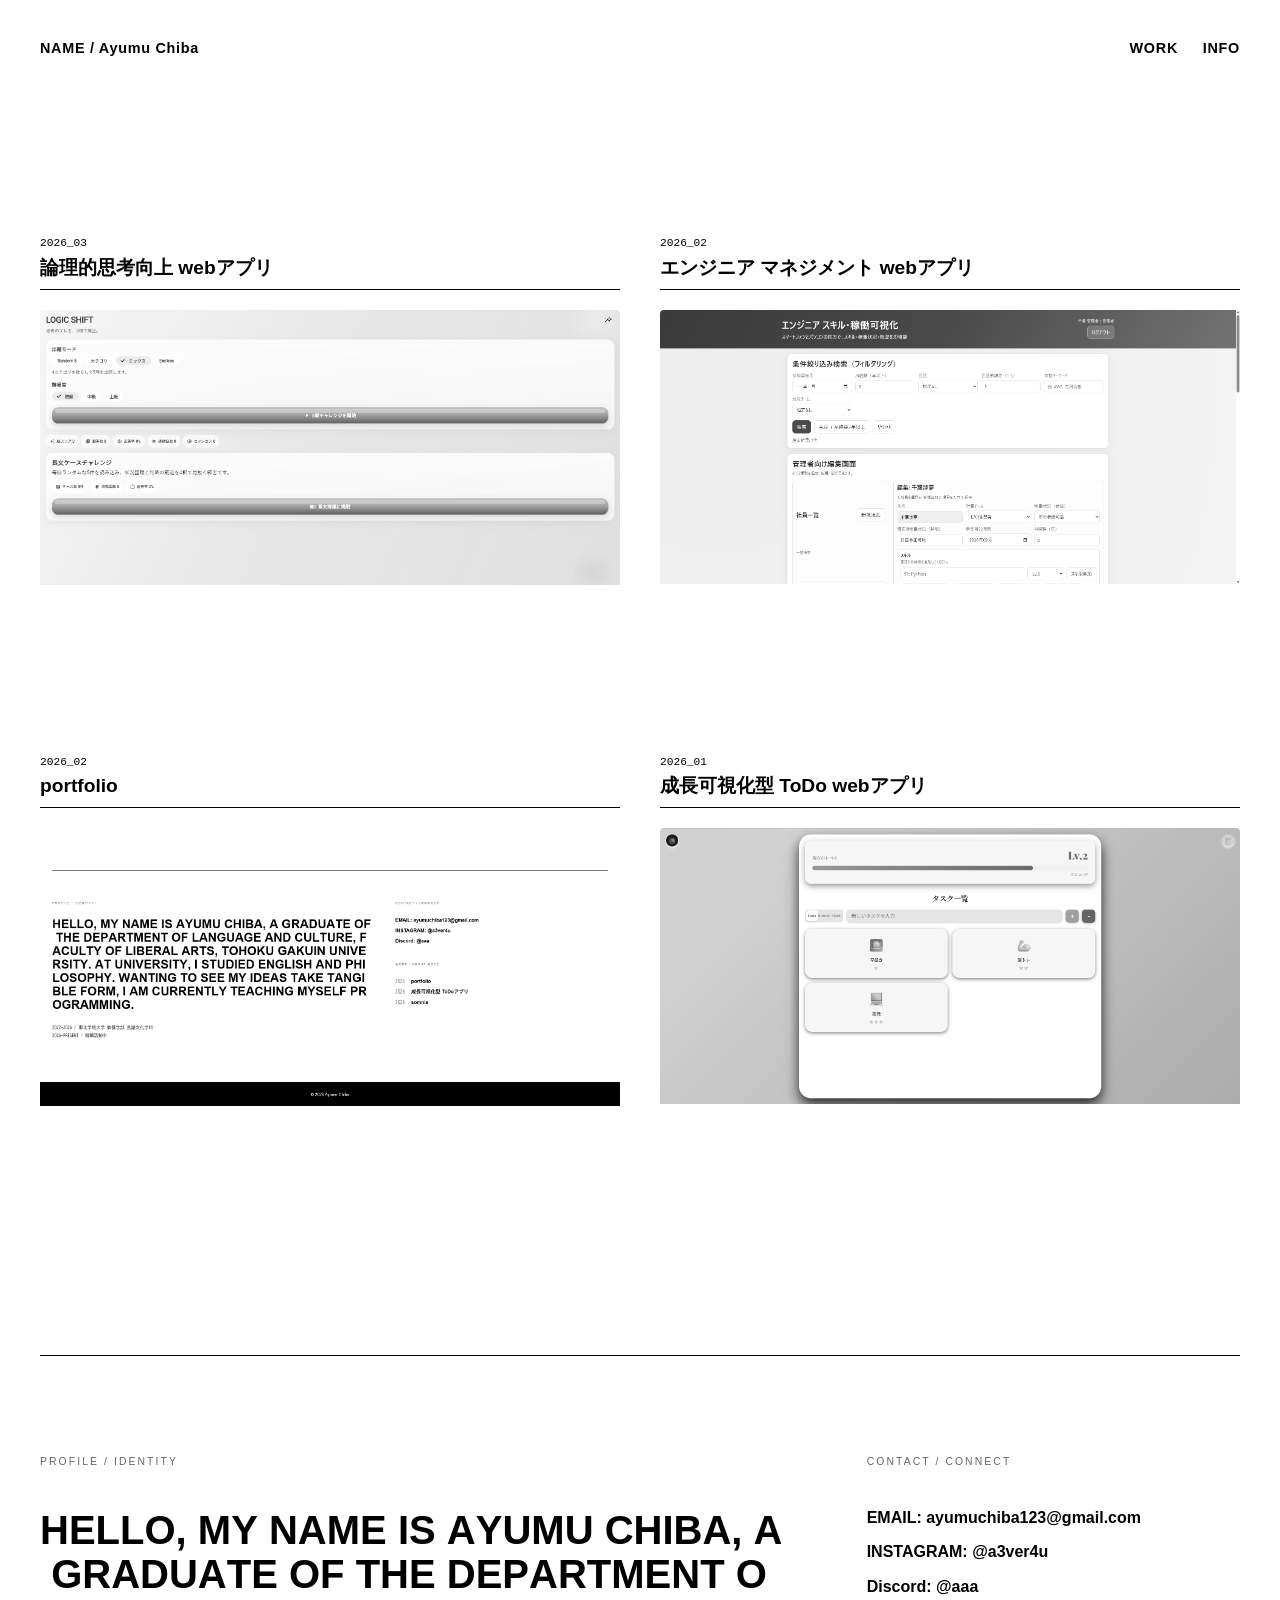
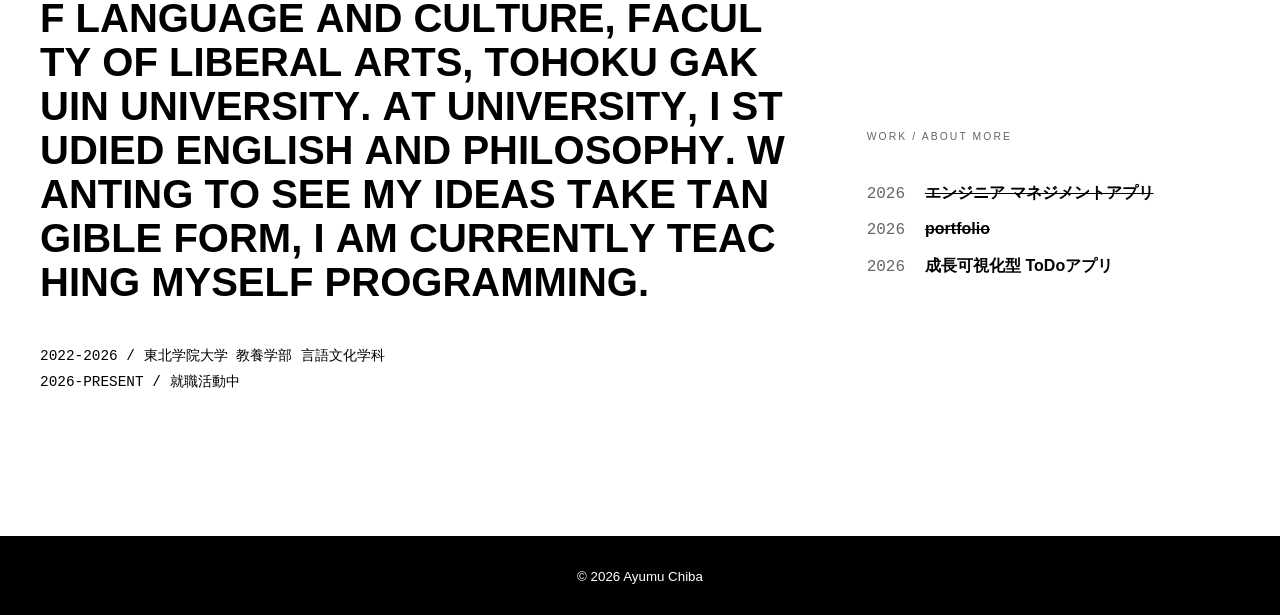
<file: my_portfolio/index.html>
<!DOCTYPE html>
<html lang="ja">
<head>
    <meta charset="UTF-8">
    <meta name="viewport" content="width=device-width, initial-scale=1.0">
    <title>Portfolio — Ayumu Chiba</title>
    <meta http-equiv="refresh" content="0; url=./main/index.html">
    <link rel="canonical" href="./main/index.html">
    <script>
        location.replace('./main/index.html');
    </script>
</head>
<body>
    <p>Redirecting to <a href="./main/index.html"></a>...</p>
</body>
</html>
</file>
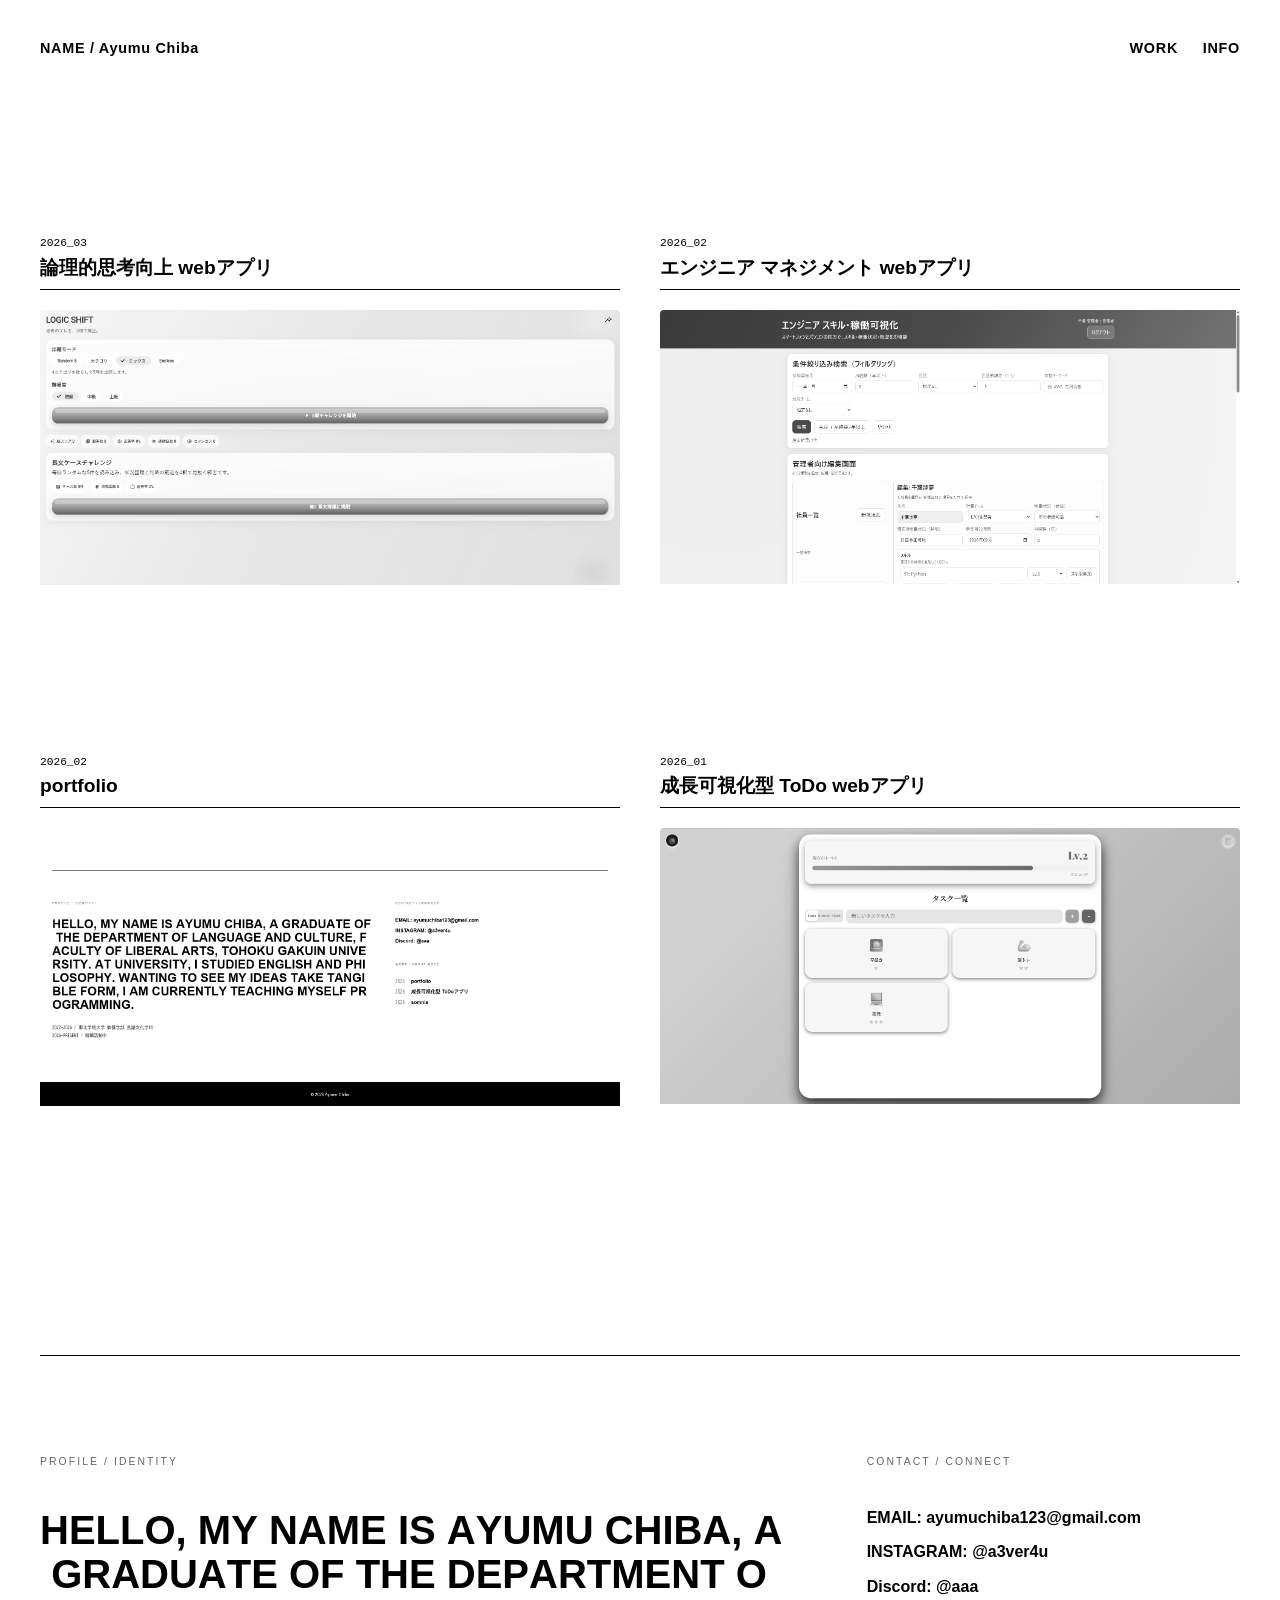
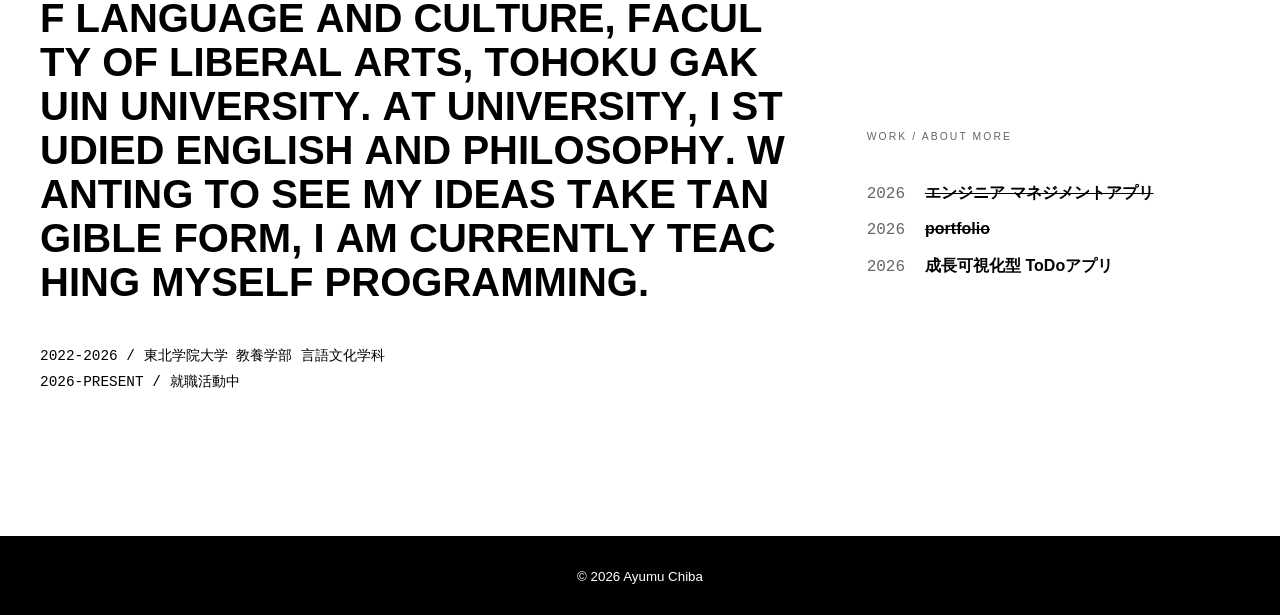
<file: my_portfolio/main/index.html>
<!DOCTYPE html>
<html lang="ja">
<head>
    <meta charset="UTF-8">
    <meta name="viewport" content="width=device-width, initial-scale=1.0">
    <meta name="description" content="Ayumu Chiba's portfolio showcasing projects and contact information.">
    <title>Portfolio — Ayumu Chiba</title>
    <link rel="stylesheet" href="style.css">
</head>
<body>

    <header>
        <div class="logo">NAME / Ayumu Chiba</div>
        <nav>
            <a href="#work">WORK</a>
            <a href="#info">INFO</a>
        </nav>
    </header>

    <main id="work">
        <section class="project-list">
            <div class="project-item">
                <div class="meta">2026_03</div>
                <div class="title">論理的思考向上 webアプリ</div>
                <div class="image-container">
                    <a href="https://logic-app-beta.vercel.app/" target="_blank">
                        <img src="../images/logic_app.png">
                    </a>
                </div>
            </div>

            <div class="project-item">
                <div class="meta">2026_02</div>
                <div class="title">エンジニア マネジメント webアプリ</div>
                <div class="image-container">
                    <a href="https://mng-engineer-app.vercel.app/" target="_blank">
                        <img src="../images/mng_eng.png">
                    </a>
                </div>
            </div>

            <div class="project-item">
                <div class="meta">2026_02</div>
                <div class="title">portfolio</div>
                <div class="image-container">
                    <a href="https://my-portfolio-delta-brown-49.vercel.app/main/index.html">
                        <img src="../images/portfolio.png">
                    </a>
                </div>
            </div>

            <div class="project-item">
                <div class="meta">2026_01</div>
                <div class="title">成長可視化型 ToDo webアプリ</div>
                <div class="image-container">
                    <a href="https://to-do-app-psi-umber-62.vercel.app/" target="_blank">
                        <img src="../images/ToDo.png">
                    </a>
                </div>
            </div>
        </section>

        <section id="info" class="about-section">
            <div class="about-grid">
                <div class="about-column">
                <h2 class="label">PROFILE / IDENTITY</h2>
                    <div class="content">
                        <p class="large-text">Hello, My name is Ayumu Chiba, a graduate of the Department of Language and Culture, Faculty of Liberal Arts, Tohoku Gakuin University. At university, I studied English and philosophy. Wanting to see my ideas take tangible form, I am currently teaching myself programming.</p>
                        <p class="description">
                            2022-2026 / 東北学院大学 教養学部 言語文化学科<br>
                            2026-PRESENT / 就職活動中
                        </p>
                </div>
            </div>

                <div class="about-column info-flex-container">
                    <div class="info-group">
                        <h2 class="label">CONTACT / CONNECT</h2>
                        <ul class="link-list">
                            <li>EMAIL: ayumuchiba123@gmail.com</li>
                            <li><a href="https://www.instagram.com/a3ver4u?igsh=cGFhdHMzbDk5dTNk&utm_source=qr">INSTAGRAM: @a3ver4u</a></li>
                            <li><a href="https://discord.gg/uXSqnfHY">Discord: @aaa</a></li>
                        </ul>
                    </div>

                    <div class="info-group">
                        <h2 class="label" style="margin-top: 60px;">WORK / ABOUT MORE</h2>
                        <ul class="link-list">
                            <li><span>2026</span><a href="#"><s>エンジニア マネジメントアプリ</s></a></li>
                            <li><span>2026</span><a href="#"><s>portfolio</s></a></li>
                            <li><span>2026</span><a href="../page1/index.html">成長可視化型 ToDoアプリ</a></li>
                        </ul>
                    </div>
                </div>
            </div>
        </section>
    </main>

    <footer id="footer-info">
        <small>&copy; 2026 Ayumu Chiba</small>
    </footer>

    <script src="script.js"></script>
</body>
</html>
</file>
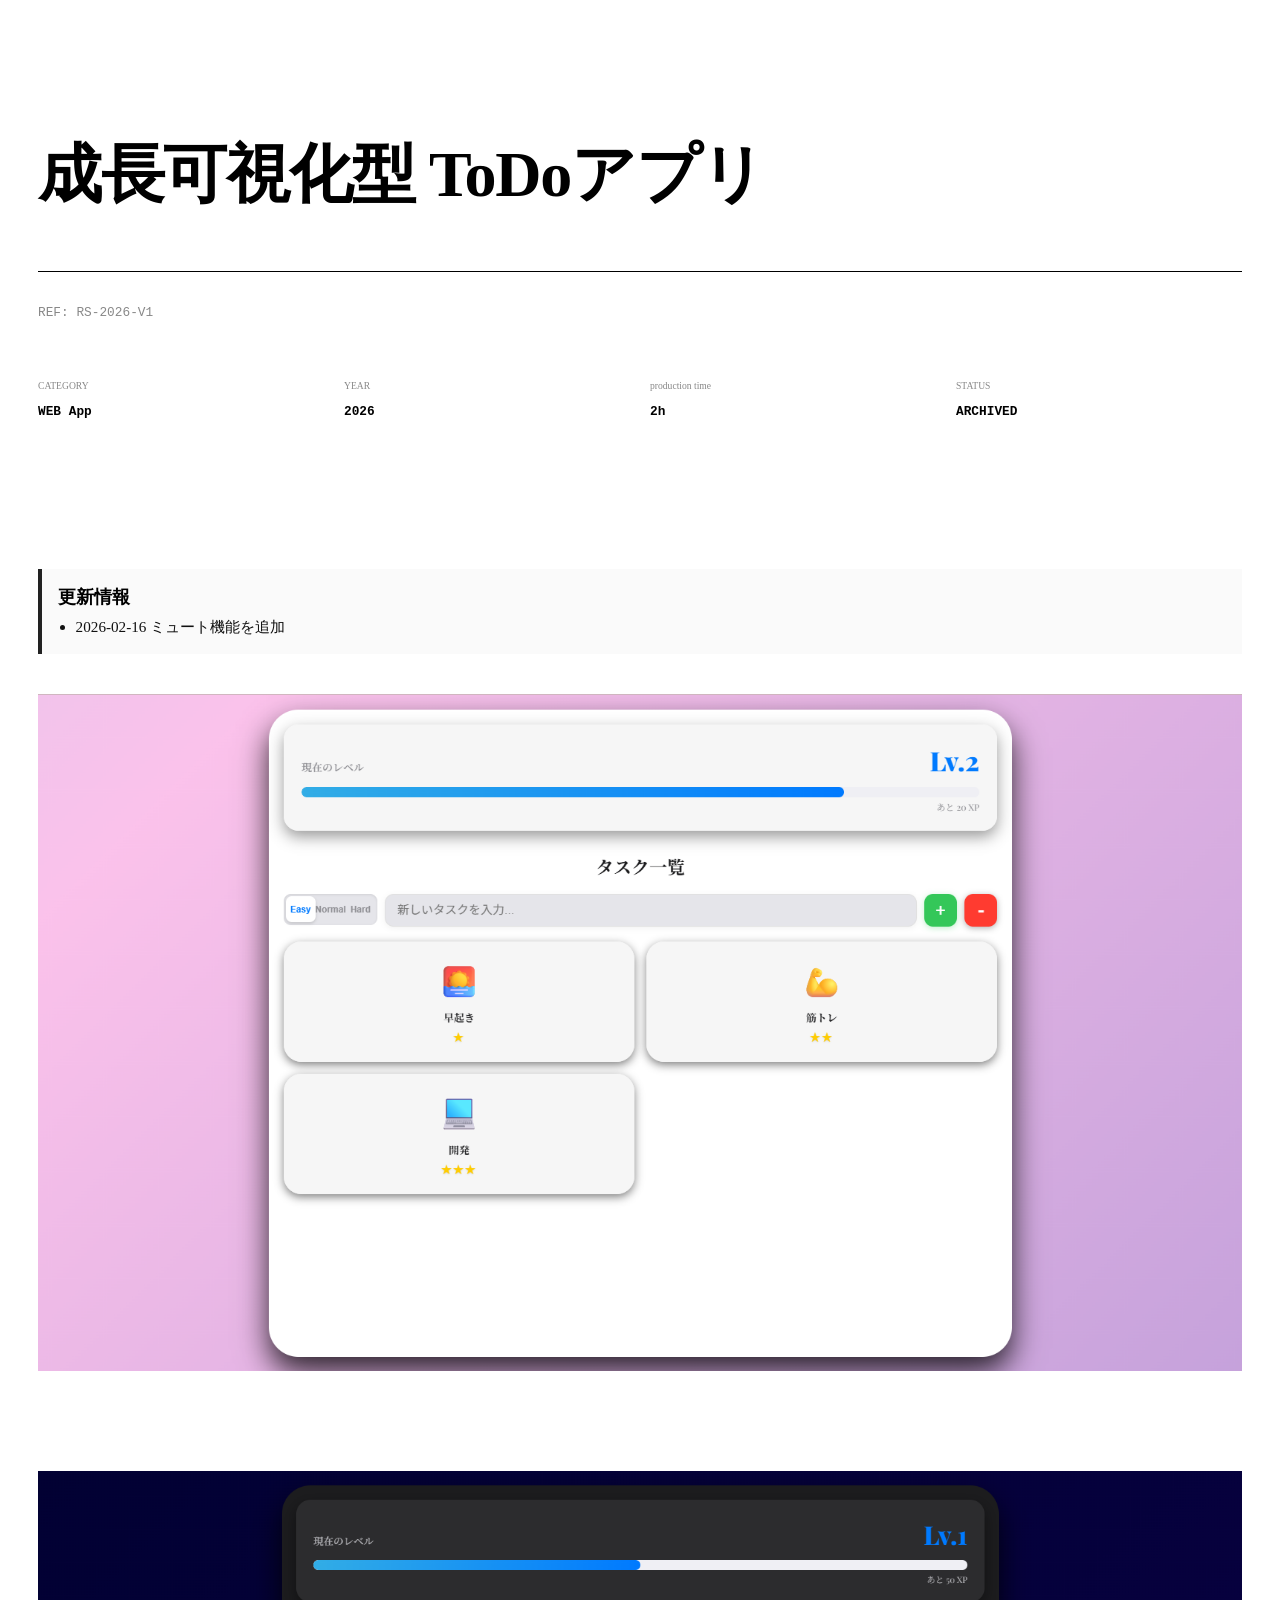
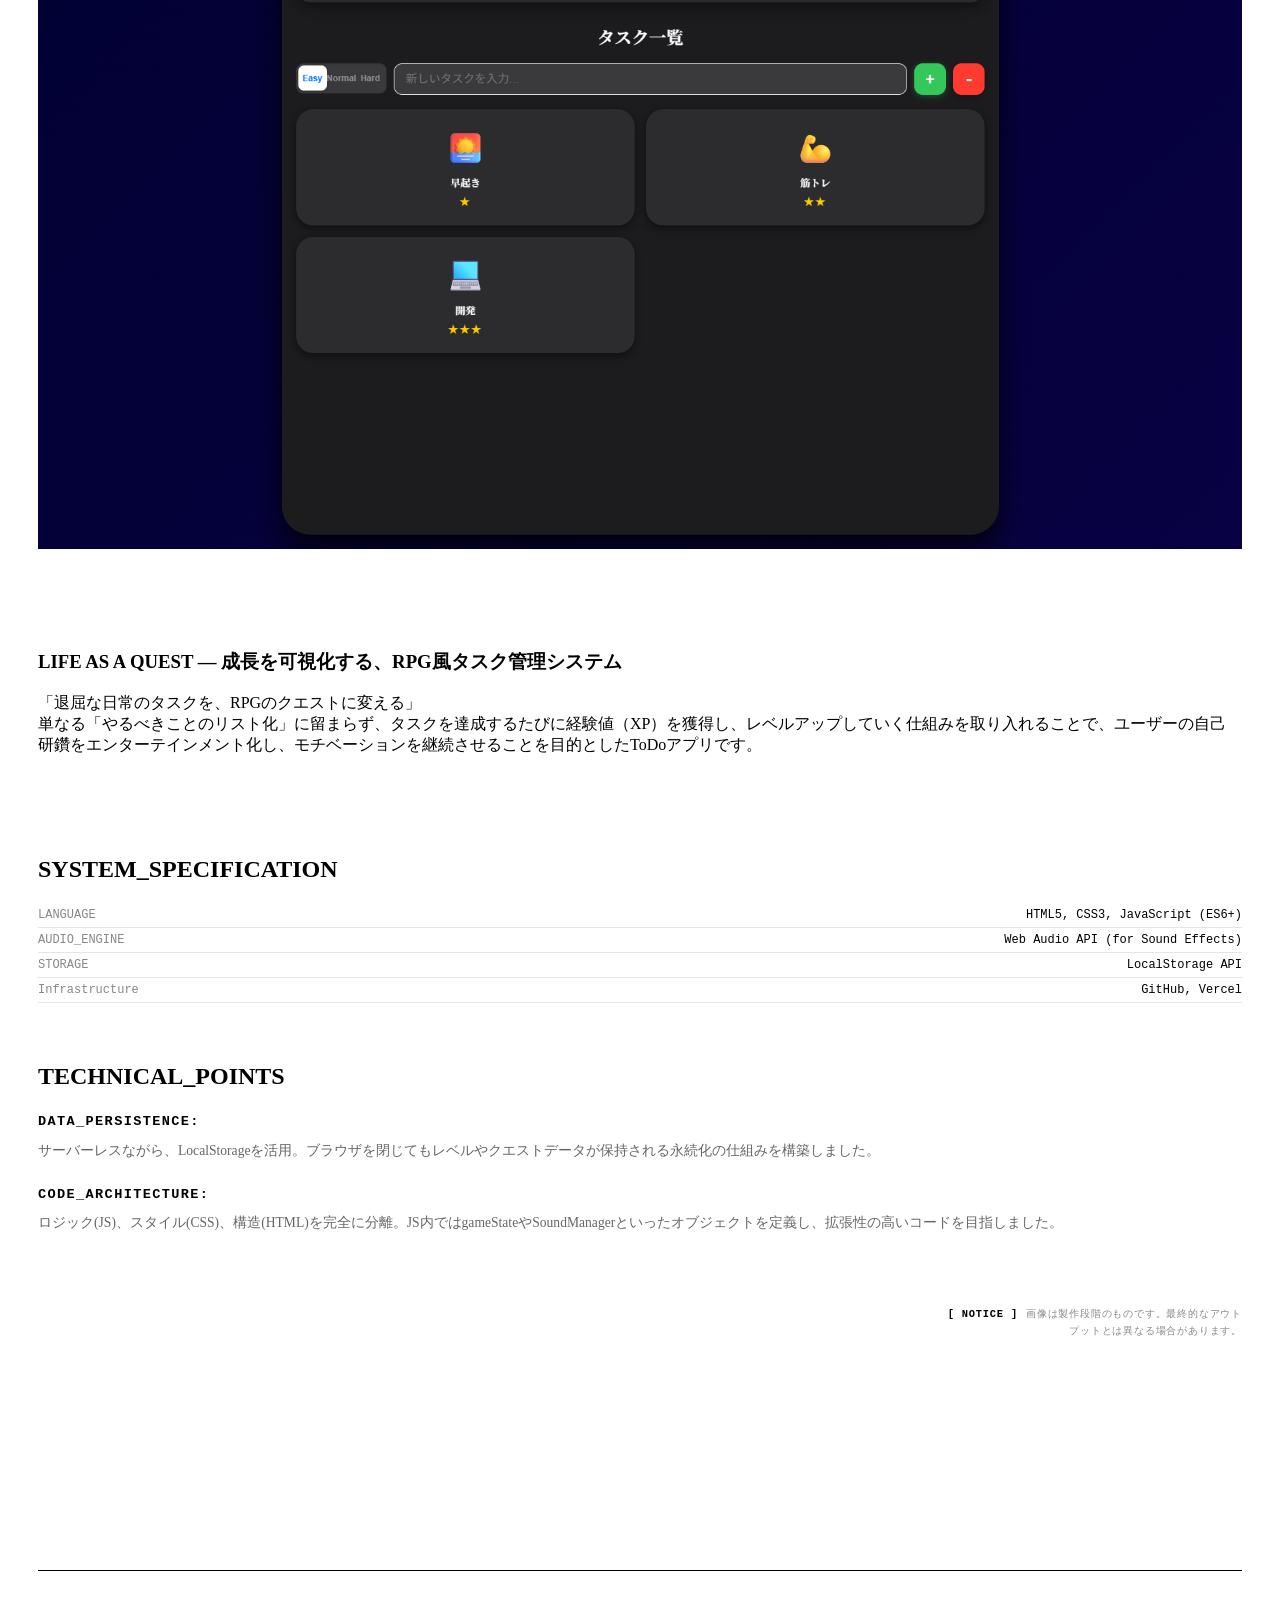
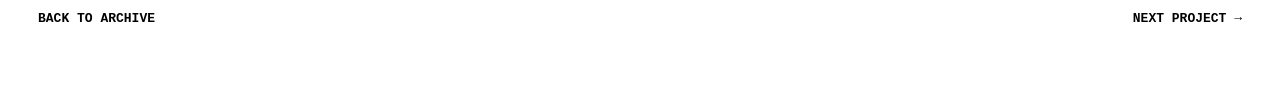
<file: my_portfolio/page1/index.html>
<!DOCTYPE html>
<html lang="ja">
<head>
    <meta charset="UTF-8">
    <meta name="viewport" content="width=device-width, initial-scale=1.0">
    <title>成長可視化型 ToDoアプリ</title>
    <link rel="stylesheet" href="style.css">
</head>
<body>
    <article class="project-detail">
        <h1 class="project-title">成長可視化型 ToDoアプリ</h1>
        <section class="project-specs">
            <div class="spec-group">
                <p class="project-id">REF: RS-2026-V1</p>
            </div>

            <div class="spec-grid">
                <div class="spec-item">
                    <span class="label">CATEGORY</span>
                    <span class="value">WEB App</span>
                </div>
                <div class="spec-item">
                    <span class="label">YEAR</span>
                    <span class="value">2026</span>
                </div>
                <div class="spec-item">
                    <span class="label">production time</span>
                    <span class="value">2h</span>
                </div>
                <div class="spec-item">
                    <span class="label">STATUS</span>
                    <span class="value">ARCHIVED</span>
                </div>
            </div>
        </section>

        <section class="update-info">
            <h2>更新情報</h2>
            <ul>
                <li><time datetime="2026-02-16">2026-02-16</time> ミュート機能を追加</li>
            </ul>
        </section>

        <section class="project-gallery">
            <div class="gallery-item large">
                <img src="../images/ToDo.png" alt="Main Look">
            </div>
            <div class="gallery-item wide">
                <img src="../images/ToDo_D.png" alt="Wide View">
            </div>
        </section>

        <section class="info-section">
    <div class="info-grid">
        <div class="info-column">
            <div class="content">
                <h1 class="animate-text large-text" style="margin-top: 100px;">LIFE AS A QUEST — 成長を可視化する、RPG風タスク管理システム</h1>
                <p class="animate-text description">
                    「退屈な日常のタスクを、RPGのクエストに変える」<br>
                    単なる「やるべきことのリスト化」に留まらず、タスクを達成するたびに経験値（XP）を獲得し、レベルアップしていく仕組みを取り入れることで、ユーザーの自己研鑽をエンターテインメント化し、モチベーションを継続させることを目的としたToDoアプリです。
                </p>
            </div>
        </div>

        <div class="info-column spec-sheet">
            <h2 class="label" style="margin-top: 100px;">SYSTEM_SPECIFICATION</h2>
            <ul class="spec-list">
                <li><span>LANGUAGE</span> HTML5, CSS3, JavaScript (ES6+)</li>
                <li><span>AUDIO_ENGINE</span> Web Audio API (for Sound Effects)</li>
                <li><span>STORAGE</span> LocalStorage API</li>
                <li><span>Infrastructure</span> GitHub, Vercel</li>
            </ul>

    <h2 class="label" style="margin-top: 60px;">TECHNICAL_POINTS</h2>
        <div class="tech-points">
            <div class="point-item">
                <span class="point-title">DATA_PERSISTENCE:</span>
                <p>サーバーレスながら、LocalStorageを活用。ブラウザを閉じてもレベルやクエストデータが保持される永続化の仕組みを構築しました。</p>
            </div>
        <div class="point-item">
            <span class="point-title">CODE_ARCHITECTURE:</span>
            <p>ロジック(JS)、スタイル(CSS)、構造(HTML)を完全に分離。JS内ではgameStateやSoundManagerといったオブジェクトを定義し、拡張性の高いコードを目指しました。</p>
        </div>
    </div>
        </div>
    </div>
</section>

        <div class="production-note-container">
            <p class="production-note">
                <span class="prefix">[ NOTICE ]</span>画像は製作段階のものです。最終的なアウトプットとは異なる場合があります。
            </p>
        </div>

        <nav class="project-nav">
            <a href="../main/index.html" class="back-link">BACK TO ARCHIVE</a>
            <a href="https://mng-engineer-app.vercel.app/" class="next-link">NEXT PROJECT →</a>
        </nav>
    </article>

    <script src="script.js"></script>
</body>
</html>
</file>
<file: my_portfolio/main/style.css>
/* リセット・基本設定 */
* {
    margin: 0;
    padding: 0;
    box-sizing: border-box;
}

body {
    background-color: #fff;
    color: #000;
    font-family: "Helvetica Neue", Arial, sans-serif; /* あるいは "Courier New", monospace */
    line-height: 1.2;
    margin: 0;
    display: flex;
    flex-direction: column;
    min-height: 100vh;
    /* padding: 40px; */
}

header {
    display: flex;
    justify-content: space-between;
    align-items: flex-start;
    margin-bottom: 100px;
    font-weight: bold;
    font-size: 0.9rem;
    letter-spacing: 0.05em;
    padding: 40px;
}

main {
    padding: 40px;
}

nav a {
    text-decoration: none;
    color: #000;
    margin-left: 20px;
}

/* プロジェクトリスト (グリッドレイアウト) */
.project-list {
    display: grid;
    grid-template-columns: repeat(2, 1fr); /* 2列構成 */
    column-gap: 40px;
    row-gap: 120px;
}

.project-item {
    cursor: pointer;
    transition: opacity 0.3s ease;
    opacity: 0;
    transform: translateY(30px);
    transition: opacity 0.6s ease-out, transform 0.6s ease-out;
}

.project-item.is-visible {
    opacity: 1;
    transform: translateY(0);
}

.meta {
    font-size: 0.7rem;
    margin-bottom: 5px;
    font-family: monospace;
}

.title {
    font-size: 1.2rem;
    font-weight: bold;
    margin-bottom: 20px;
    border-bottom: 1px solid #000;
    padding-bottom: 10px;
}

.image-container a {
    display: block; /* リンクを画像と同じ大きさに広げる */
    text-decoration: none; /* 下線を消す */
    line-height: 0; /* 画像下の謎の隙間を消す */
}

/* 画像を均一化するためのコンテナ設定 */
.image-container {
    aspect-ratio: 16/9;
    overflow: hidden;
    border-radius: 4px;
}

.image-container img {
    width: 100%;
    height: 100%;
    display: block;
    object-fit: cover;
    filter: grayscale(100%);
    transition: filter 0.5s ease;
}

.project-item:hover img {
    filter: grayscale(0%);
}

/* レスポンシブ (スマホ対応) */
@media (max-width: 768px) {
    header, main {
        margin-bottom: 60px;
        padding: 20px;
    }
    .project-list {
        grid-template-columns: 1fr;
    }
    .large-text span {
        white-space: normal;
    }
    .large-text {
        font-size: 1.5rem;
        line-height: 1.3;
    }
    .link-list li {
        word-break: break-all;
        font-size: 0.9rem;
    }
}

/* Aboutセクション専用のスタイル */
.about-section {
    padding-top: 100px;
    border-top: 1px solid #000;
    margin-top: 200px;
}

.about-grid {
    display: grid;
    grid-template-columns: 2fr minmax(0, 1fr);
    gap: 80px;
}

.info-flex-container {
    display: flex;
    flex-direction: column;
    gap: 60px;
}

.about-column {
    min-width: 0;
    overflow-wrap: break-word;
}

.label {
    font-size: 0.65rem;
    letter-spacing: 0.2em;
    font-weight: normal;
    margin-bottom: 40px;
    color: #666; /* ラベルは少し薄くして情報の優先度を下げる */
    display: flex;
    flex-wrap: wrap;
}

.large-text {
    font-size: 2.5rem;
    font-weight: bold;
    line-height: 1.1;
    margin-bottom: 40px;
    text-transform: uppercase;
}

.large-text span {
    display: inline-block;
    opacity: 0;
    transform: translateY(30px) skewY(5deg);
    transition: all 0.8s cubic-bezier(0.215, 0.610, 0.355, 1.000);
    white-space: pre; 
}

.large-text.animate-in span {
    opacity: 1;
    transform: translateY(0) skewY(0);
    transition-delay: var(--delay); 
}

.description {
    font-family: monospace;
    font-size: 0.9rem;
    line-height: 1.8;
}

.link-list {
    list-style: none;
}

.link-list li {
    font-size: 1rem;
    margin-bottom: 15px;
    font-weight: bold;
    text-decoration: none;
}

.link-list a {
    color: #000;
    text-decoration: none;
    border-bottom: 1px solid transparent;
    transition: border-bottom 0.3s;
}

.link-list a:hover {
    border-bottom: 1px solid #000;
}

.link-list span {
    font-family: monospace;
    font-weight: normal;
    margin-right: 20px;
    color: #666;
}

/* Aboutセクションのモバイル縦並びを最後に上書きして確実に適用 */
@media (max-width: 768px) {
    .about-grid {
        grid-template-columns: 1fr;
        gap: 40px;
    }

    .info-flex-container {
        gap: 40px;
    }

    .info-group .label {
        margin-top: 0 !important;
    }
}

footer {
    margin-top: 100px;
    padding: 30px;
    width: 100%;
    text-align: center;
    color: #fff;
    background-color: #000;
}
</file>
<file: my_portfolio/page1/style.css>
/* プロジェクト詳細ページのスタイル */
.project-detail {
    max-width: 1400px;
    margin: 0 auto;
    padding: 70px 30px;
}

/* スペックシート部分 */
.project-specs {
    margin-bottom: 150px;
    border-top: 1px solid #000;
    padding-top: 20px;
}

.project-title {
    font-size: 4rem;
    font-weight: 900;
    letter-spacing: -0.02em;
}

.project-id {
    font-family: monospace;
    font-size: 0.8rem;
    color: #888;
    margin-bottom: 60px;
}

.spec-grid {
    display: grid;
    grid-template-columns: repeat(4, 1fr);
    gap: 20px;
    margin-bottom: 60px;
}

.spec-item .label {
    display: block;
    font-size: 0.6rem;
    color: #888;
    margin-bottom: 10px;
}

.spec-item .value {
    font-size: 0.8rem;
    font-weight: bold;
    font-family: monospace;
}

.project-description {
    max-width: 600px;
    font-size: 1.1rem;
    line-height: 1.5;
}

/* 更新情報 */
.update-info {
    margin: 40px 0;
    padding: 16px;
    border-left: 4px solid #222;
    background: #fafafa;
}
.update-info h2 {
    margin: 0 0 8px 0;
    font-size: 1.1rem;
}
.update-info ul {
    margin: 0;
    padding-left: 1.1rem;
}
.update-info li {
    font-size: 0.95rem;
    color: #111;
}

/* ギャラリー部分 (非対称レイアウト) */
.project-gallery {
    display: flex;
    flex-direction: column;
    gap: 100px;
}

.gallery-item img {
    width: 100%;
    height: 100%;
    display: block;
    object-fit: cover;
}

.gallery-item.large { width: 100%; }
.gallery-item {
    aspect-ratio: 16/9;
    overflow: hidden;
}
.gallery-item.medium { width: 60%; }
.gallery-item.right { align-self: flex-end; }
.gallery-item.left { align-self: flex-start; }
.gallery-item.wide { width: 100%; }

/* ナビゲーション */
.project-nav {
    margin-top: 200px;
    padding-top: 40px;
    border-top: 1px solid #000;
    display: flex;
    justify-content: space-between;
    font-family: monospace;
    font-weight: bold;
}

.project-nav a {
    color: #000;
    text-decoration: none;
}

.production-note-container {
    width: 100%;
    display: flex;
    justify-content: flex-end;
    margin-top: 60px;
    padding-bottom: 20px;
}

.production-note {
    font-family: monospace;
    font-size: 0.65rem;
    color: #888;
    letter-spacing: 0.05rem;
    text-align: right;
    max-width: 300px;
    line-height: 1.6;
}

.production-note .prefix {
    color: #000;
    font-weight: bold;
    margin-right: 8px;
}

/* アニメーションの初期状態 */
.animate-text {
    opacity: 0;
    transform: translateY(20px);
    transition: opacity 1.2s cubic-bezier(0.215, 0.61, 0.355, 1), 
                transform 1.2s cubic-bezier(0.215, 0.61, 0.355, 1);
}

.animate-text.is-visible {
    opacity: 1;
    transform: translateY(0);
}

/* 遅延の設定（上から順に表示） */
.large-text.is-visible { transition-delay: 0.2s; }
.description.is-visible { transition-delay: 0.5s; }

/* スペックシートの装飾（インダストリアルな印象） */
.spec-list {
    list-style: none;
    padding: 0;
    font-family: monospace;
    font-size: 0.75rem;
    line-height: 2;
}

.spec-list li {
    border-bottom: 0.5px solid rgba(0,0,0,0.1);
    display: flex;
    justify-content: space-between;
}

.spec-list span {
    color: #888;
    font-weight: normal;
}

.tech-points {
    font-size: 0.85rem;
    line-height: 1.8;
}

.point-item {
    margin-bottom: 20px;
}

.point-title {
    display: block;
    font-family: monospace;
    font-weight: bold;
    color: #000;
    margin-bottom: 4px;
    letter-spacing: 0.1em;
}

.point-item p {
    color: #666;
    margin: 0;
    text-transform: none;
}

/* レスポンシブ */
@media (max-width: 768px) {
    .project-title { font-size: 2.5rem; }
    .spec-grid { grid-template-columns: repeat(2, 1fr); gap: 40px; }
    .gallery-item.medium { width: 100%; }
    .production-note-container { padding: 0 20px; }
    .production-note { font-size: 0.6rem; }
    .tech-points { border-left: 1px solid rgba(0,0,0,0.1); padding-left: 15px; }
}
</file>
